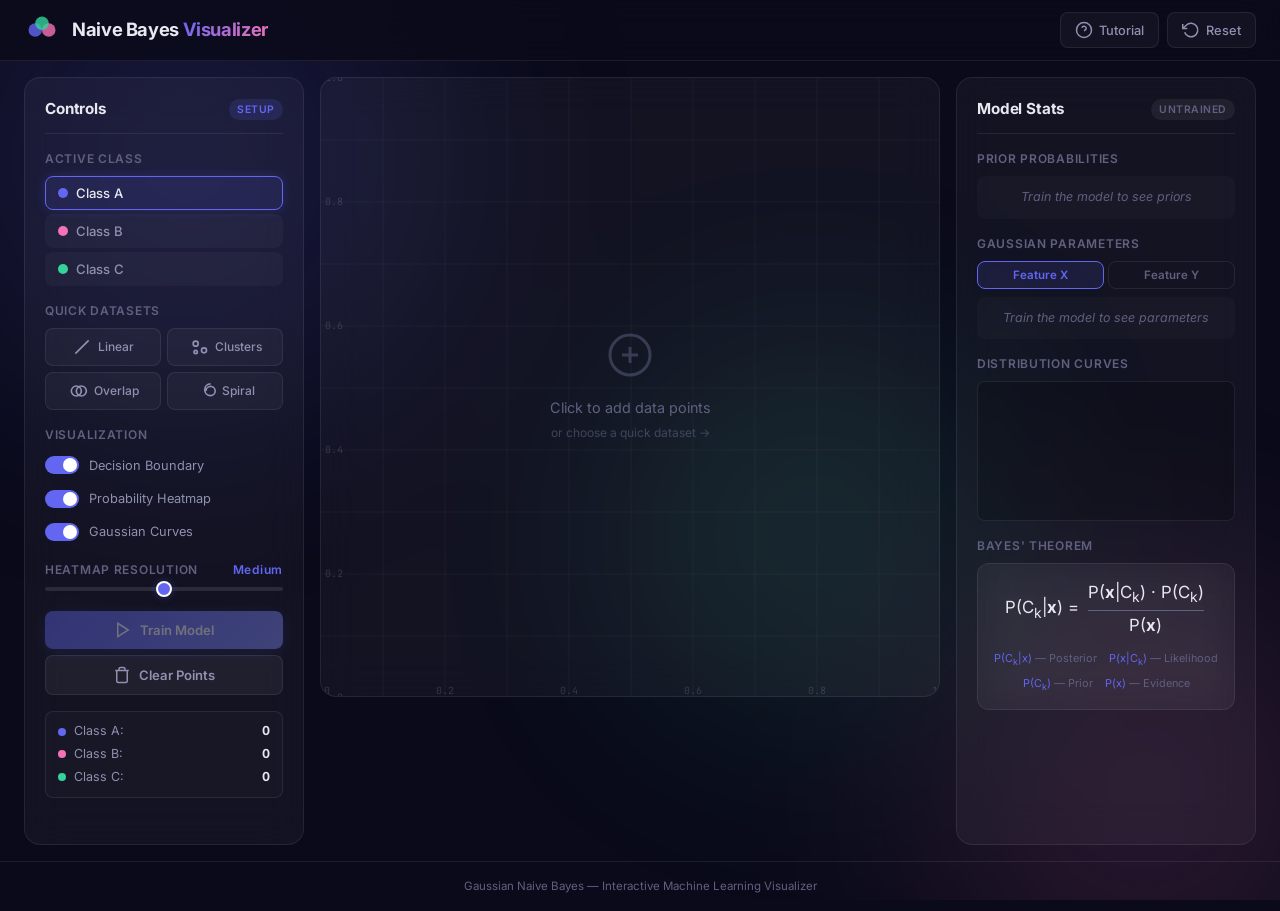
<file: index.html>
<!DOCTYPE html>
<html lang="en">
<head>
    <meta charset="UTF-8">
    <meta name="viewport" content="width=device-width, initial-scale=1.0">
    <meta name="description" content="Interactive Naive Bayes Classifier Visualizer — explore Gaussian Naive Bayes with real-time decision boundaries, probability distributions, and step-by-step classification.">
    <title>Naive Bayes Visualizer — Interactive ML Explorer</title>
    <link rel="preconnect" href="https://fonts.googleapis.com">
    <link rel="preconnect" href="https://fonts.gstatic.com" crossorigin>
    <link href="https://fonts.googleapis.com/css2?family=Inter:wght@300;400;500;600;700;800;900&family=JetBrains+Mono:wght@400;500;600&display=swap" rel="stylesheet">
    <link rel="stylesheet" href="style.css">
</head>
<body>
    <!-- Ambient Background -->
    <div class="ambient-bg">
        <div class="ambient-orb orb-1"></div>
        <div class="ambient-orb orb-2"></div>
        <div class="ambient-orb orb-3"></div>
    </div>

    <!-- Header -->
    <header id="main-header">
        <div class="header-content">
            <div class="logo">
                <div class="logo-icon">
                    <svg viewBox="0 0 32 32" fill="none">
                        <circle cx="10" cy="16" r="6" fill="url(#grad1)" opacity="0.8"/>
                        <circle cx="22" cy="16" r="6" fill="url(#grad2)" opacity="0.8"/>
                        <circle cx="16" cy="10" r="6" fill="url(#grad3)" opacity="0.8"/>
                        <defs>
                            <linearGradient id="grad1" x1="4" y1="10" x2="16" y2="22">
                                <stop stop-color="#6366f1"/>
                                <stop offset="1" stop-color="#8b5cf6"/>
                            </linearGradient>
                            <linearGradient id="grad2" x1="16" y1="10" x2="28" y2="22">
                                <stop stop-color="#f472b6"/>
                                <stop offset="1" stop-color="#ec4899"/>
                            </linearGradient>
                            <linearGradient id="grad3" x1="10" y1="4" x2="22" y2="16">
                                <stop stop-color="#34d399"/>
                                <stop offset="1" stop-color="#10b981"/>
                            </linearGradient>
                        </defs>
                    </svg>
                </div>
                <h1>Naive Bayes <span class="accent">Visualizer</span></h1>
            </div>
            <nav>
                <button id="btn-tutorial" class="nav-btn" title="How it works">
                    <svg width="18" height="18" viewBox="0 0 24 24" fill="none" stroke="currentColor" stroke-width="2"><circle cx="12" cy="12" r="10"/><path d="M9.09 9a3 3 0 0 1 5.83 1c0 2-3 3-3 3"/><line x1="12" y1="17" x2="12.01" y2="17"/></svg>
                    Tutorial
                </button>
                <button id="btn-reset" class="nav-btn danger" title="Reset everything">
                    <svg width="18" height="18" viewBox="0 0 24 24" fill="none" stroke="currentColor" stroke-width="2"><polyline points="1 4 1 10 7 10"/><path d="M3.51 15a9 9 0 1 0 2.13-9.36L1 10"/></svg>
                    Reset
                </button>
            </nav>
        </div>
    </header>

    <!-- Tutorial Modal -->
    <div id="tutorial-modal" class="modal-overlay hidden">
        <div class="modal">
            <button id="close-tutorial" class="modal-close">&times;</button>
            <div class="modal-body">
                <div id="tutorial-slides" class="tutorial-slides">
                    <!-- Slide 1 -->
                    <div class="tutorial-slide active" data-slide="0">
                        <div class="slide-icon">🎯</div>
                        <h2>Welcome to Naive Bayes Visualizer</h2>
                        <p>Explore how the <strong>Gaussian Naive Bayes</strong> classifier works through interactive visualization. Click on the canvas to add data points, train the model, and watch decision boundaries form in real time.</p>
                    </div>
                    <!-- Slide 2 -->
                    <div class="tutorial-slide" data-slide="1">
                        <div class="slide-icon">🖱️</div>
                        <h2>Adding Data Points</h2>
                        <p>Select a class from the class selector, then <strong>click anywhere on the canvas</strong> to place a data point. Each class is shown in a different color. Add at least 2 points per class to begin training.</p>
                    </div>
                    <!-- Slide 3 -->
                    <div class="tutorial-slide" data-slide="2">
                        <div class="slide-icon">⚙️</div>
                        <h2>Training the Model</h2>
                        <p>Click <strong>"Train Model"</strong> to compute class priors and Gaussian distributions for each feature. The decision boundary and probability heatmap will be rendered on the canvas.</p>
                    </div>
                    <!-- Slide 4 -->
                    <div class="tutorial-slide" data-slide="3">
                        <div class="slide-icon">📊</div>
                        <h2>Understanding the Output</h2>
                        <p>The <strong>decision boundary</strong> shows where the classifier changes its prediction. The <strong>probability panel</strong> shows posterior probabilities as you hover over the canvas. The <strong>stats panel</strong> shows learned parameters.</p>
                    </div>
                </div>
                <div class="tutorial-nav">
                    <button id="tut-prev" class="tut-btn" disabled>← Previous</button>
                    <div class="tutorial-dots">
                        <span class="dot active" data-dot="0"></span>
                        <span class="dot" data-dot="1"></span>
                        <span class="dot" data-dot="2"></span>
                        <span class="dot" data-dot="3"></span>
                    </div>
                    <button id="tut-next" class="tut-btn">Next →</button>
                </div>
            </div>
        </div>
    </div>

    <!-- Main Content -->
    <main id="app-main">
        <!-- Left Panel: Controls -->
        <aside id="controls-panel" class="panel glass">
            <div class="panel-header">
                <h2>Controls</h2>
                <span class="badge">Setup</span>
            </div>

            <!-- Class Selector -->
            <section class="control-section">
                <label class="control-label">Active Class</label>
                <div id="class-selector" class="class-selector">
                    <button class="class-btn active" data-class="0" style="--class-color: #6366f1;">
                        <span class="class-dot"></span>
                        Class A
                    </button>
                    <button class="class-btn" data-class="1" style="--class-color: #f472b6;">
                        <span class="class-dot"></span>
                        Class B
                    </button>
                    <button class="class-btn" data-class="2" style="--class-color: #34d399;">
                        <span class="class-dot"></span>
                        Class C
                    </button>
                </div>
            </section>

            <!-- Dataset Options -->
            <section class="control-section">
                <label class="control-label">Quick Datasets</label>
                <div class="dataset-btns">
                    <button id="ds-linear" class="ds-btn">
                        <svg width="20" height="20" viewBox="0 0 24 24" fill="none" stroke="currentColor" stroke-width="2"><line x1="4" y1="20" x2="20" y2="4"/></svg>
                        Linear
                    </button>
                    <button id="ds-clusters" class="ds-btn">
                        <svg width="20" height="20" viewBox="0 0 24 24" fill="none" stroke="currentColor" stroke-width="2"><circle cx="8" cy="8" r="3"/><circle cx="18" cy="16" r="3"/><circle cx="8" cy="18" r="2"/></svg>
                        Clusters
                    </button>
                    <button id="ds-overlap" class="ds-btn">
                        <svg width="20" height="20" viewBox="0 0 24 24" fill="none" stroke="currentColor" stroke-width="2"><circle cx="10" cy="12" r="6"/><circle cx="16" cy="12" r="6"/></svg>
                        Overlap
                    </button>
                    <button id="ds-spiral" class="ds-btn">
                        <svg width="20" height="20" viewBox="0 0 24 24" fill="none" stroke="currentColor" stroke-width="2"><path d="M12 12c0-3 2.5-5.5 5.5-5.5S23 9 23 12s-2.5 5.5-5.5 5.5c-4 0-7-3-7-7s3-7 7-7"/></svg>
                        Spiral
                    </button>
                </div>
            </section>

            <!-- Visualization Options -->
            <section class="control-section">
                <label class="control-label">Visualization</label>
                <div class="toggle-group">
                    <label class="toggle" id="toggle-boundary">
                        <input type="checkbox" checked>
                        <span class="toggle-slider"></span>
                        <span class="toggle-text">Decision Boundary</span>
                    </label>
                    <label class="toggle" id="toggle-heatmap">
                        <input type="checkbox" checked>
                        <span class="toggle-slider"></span>
                        <span class="toggle-text">Probability Heatmap</span>
                    </label>
                    <label class="toggle" id="toggle-gaussian">
                        <input type="checkbox" checked>
                        <span class="toggle-slider"></span>
                        <span class="toggle-text">Gaussian Curves</span>
                    </label>
                </div>
            </section>

            <!-- Resolution -->
            <section class="control-section">
                <label class="control-label">
                    Heatmap Resolution
                    <span id="resolution-value" class="control-value">Medium</span>
                </label>
                <input type="range" id="resolution-slider" class="styled-range" min="1" max="3" value="2" step="1">
            </section>

            <!-- Action Buttons -->
            <div class="action-buttons">
                <button id="btn-train" class="action-btn primary" disabled>
                    <svg width="18" height="18" viewBox="0 0 24 24" fill="none" stroke="currentColor" stroke-width="2"><polygon points="5 3 19 12 5 21 5 3"/></svg>
                    Train Model
                </button>
                <button id="btn-clear-points" class="action-btn secondary">
                    <svg width="18" height="18" viewBox="0 0 24 24" fill="none" stroke="currentColor" stroke-width="2"><polyline points="3 6 5 6 21 6"/><path d="M19 6v14a2 2 0 0 1-2 2H7a2 2 0 0 1-2-2V6m3 0V4a2 2 0 0 1 2-2h4a2 2 0 0 1 2 2v2"/></svg>
                    Clear Points
                </button>
            </div>

            <!-- Point Counter -->
            <div class="point-counter">
                <div class="counter-item" style="--class-color: #6366f1;">
                    <span class="counter-dot"></span>
                    <span>Class A:</span>
                    <strong id="count-a">0</strong>
                </div>
                <div class="counter-item" style="--class-color: #f472b6;">
                    <span class="counter-dot"></span>
                    <span>Class B:</span>
                    <strong id="count-b">0</strong>
                </div>
                <div class="counter-item" style="--class-color: #34d399;">
                    <span class="counter-dot"></span>
                    <span>Class C:</span>
                    <strong id="count-c">0</strong>
                </div>
            </div>
        </aside>

        <!-- Center: Canvas -->
        <div id="canvas-container" class="canvas-container">
            <div class="canvas-wrapper glass">
                <canvas id="main-canvas"></canvas>
                <div id="canvas-tooltip" class="canvas-tooltip hidden">
                    <div class="tooltip-content"></div>
                </div>
                <div id="canvas-placeholder" class="canvas-placeholder">
                    <div class="placeholder-content">
                        <svg width="48" height="48" viewBox="0 0 24 24" fill="none" stroke="currentColor" stroke-width="1.5" opacity="0.5">
                            <circle cx="12" cy="12" r="10"/>
                            <line x1="12" y1="8" x2="12" y2="16"/>
                            <line x1="8" y1="12" x2="16" y2="12"/>
                        </svg>
                        <p>Click to add data points</p>
                        <span>or choose a quick dataset →</span>
                    </div>
                </div>
            </div>
            <!-- Hover Probability Bar -->
            <div id="hover-probs" class="hover-probs glass hidden">
                <div class="hover-probs-title">Posterior Probabilities</div>
                <div class="prob-bars">
                    <div class="prob-bar-row">
                        <span class="prob-label" style="--class-color: #6366f1;">A</span>
                        <div class="prob-bar-track">
                            <div id="prob-bar-a" class="prob-bar-fill" style="--class-color: #6366f1;"></div>
                        </div>
                        <span id="prob-val-a" class="prob-value">0%</span>
                    </div>
                    <div class="prob-bar-row">
                        <span class="prob-label" style="--class-color: #f472b6;">B</span>
                        <div class="prob-bar-track">
                            <div id="prob-bar-b" class="prob-bar-fill" style="--class-color: #f472b6;"></div>
                        </div>
                        <span id="prob-val-b" class="prob-value">0%</span>
                    </div>
                    <div class="prob-bar-row">
                        <span class="prob-label" style="--class-color: #34d399;">C</span>
                        <div class="prob-bar-track">
                            <div id="prob-bar-c" class="prob-bar-fill" style="--class-color: #34d399;"></div>
                        </div>
                        <span id="prob-val-c" class="prob-value">0%</span>
                    </div>
                </div>
                <div id="hover-prediction" class="hover-prediction">
                    Prediction: <strong>—</strong>
                </div>
            </div>
        </div>

        <!-- Right Panel: Stats -->
        <aside id="stats-panel" class="panel glass">
            <div class="panel-header">
                <h2>Model Stats</h2>
                <span id="model-status" class="badge untrained">Untrained</span>
            </div>

            <!-- Prior Probabilities -->
            <section class="stats-section">
                <h3 class="stats-title">Prior Probabilities</h3>
                <div id="priors-container" class="priors-container">
                    <div class="empty-state">Train the model to see priors</div>
                </div>
            </section>

            <!-- Gaussian Parameters -->
            <section class="stats-section">
                <h3 class="stats-title">Gaussian Parameters</h3>
                <div class="feature-tabs">
                    <button class="feat-tab active" data-feature="x">Feature X</button>
                    <button class="feat-tab" data-feature="y">Feature Y</button>
                </div>
                <div id="gaussian-params" class="gaussian-params">
                    <div class="empty-state">Train the model to see parameters</div>
                </div>
            </section>

            <!-- Gaussian Curves -->
            <section class="stats-section">
                <h3 class="stats-title">Distribution Curves</h3>
                <div class="curve-canvas-wrapper">
                    <canvas id="curve-canvas"></canvas>
                </div>
            </section>

            <!-- Formula -->
            <section class="stats-section">
                <h3 class="stats-title">Bayes' Theorem</h3>
                <div class="formula-card glass">
                    <div class="formula">
                        P(C<sub>k</sub>|<b>x</b>) = <span class="frac"><span class="num">P(<b>x</b>|C<sub>k</sub>) · P(C<sub>k</sub>)</span><span class="den">P(<b>x</b>)</span></span>
                    </div>
                    <div class="formula-legend">
                        <span><em>P(C<sub>k</sub>|x)</em> — Posterior</span>
                        <span><em>P(x|C<sub>k</sub>)</em> — Likelihood</span>
                        <span><em>P(C<sub>k</sub>)</em> — Prior</span>
                        <span><em>P(x)</em> — Evidence</span>
                    </div>
                </div>
            </section>

            <!-- Accuracy (after training) -->
            <section class="stats-section" id="accuracy-section" style="display:none;">
                <h3 class="stats-title">Training Accuracy</h3>
                <div id="accuracy-display" class="accuracy-display">
                    <div class="accuracy-ring">
                        <svg viewBox="0 0 120 120">
                            <circle class="ring-bg" cx="60" cy="60" r="52"/>
                            <circle id="accuracy-ring-fill" class="ring-fill" cx="60" cy="60" r="52"/>
                        </svg>
                        <span id="accuracy-value" class="accuracy-value">0%</span>
                    </div>
                </div>
            </section>
        </aside>
    </main>

    <!-- Footer -->
    <footer id="main-footer">
        <p>Gaussian Naive Bayes — Interactive Machine Learning Visualizer</p>
    </footer>

    <script src="naive-bayes.js"></script>
    <script src="app.js"></script>
</body>
</html>
</file>
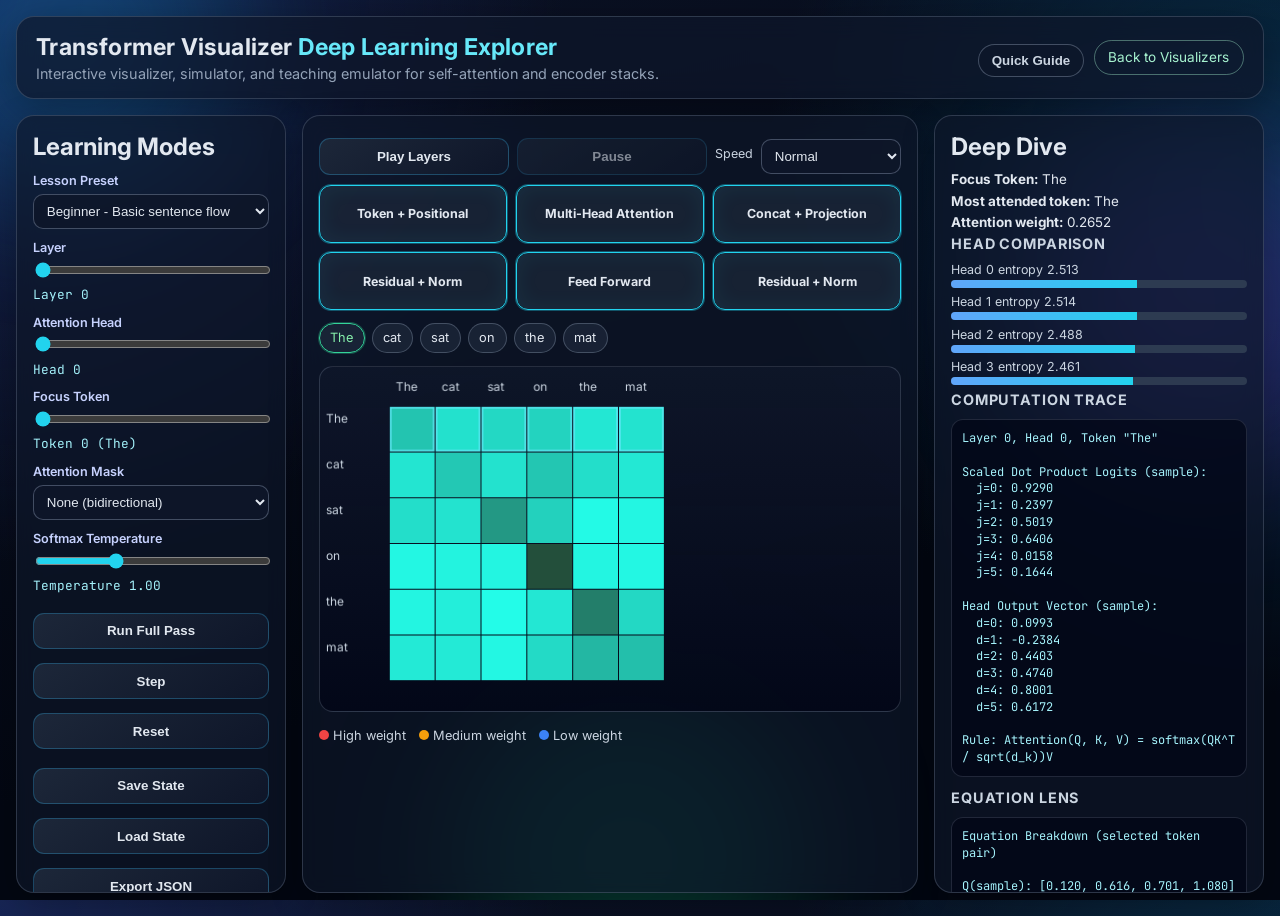
<file: transformer-visualizer/index.html>
<!DOCTYPE html>
<html lang="en">
<head>
    <meta charset="UTF-8">
    <meta name="viewport" content="width=device-width, initial-scale=1.0">
    <meta name="description" content="Transformer Visualizer and Simulator for beginner and advanced students.">
    <title>Transformer Visualizer and Simulator</title>
    <link rel="preconnect" href="https://fonts.googleapis.com">
    <link rel="preconnect" href="https://fonts.gstatic.com" crossorigin>
    <link href="https://fonts.googleapis.com/css2?family=Inter:wght@400;500;600;700;800&family=JetBrains+Mono:wght@400;500&display=swap" rel="stylesheet">
    <link rel="stylesheet" href="styles.css">
</head>
<body>
    <div class="ambient-bg" aria-hidden="true">
        <div class="ambient-orb orb-1"></div>
        <div class="ambient-orb orb-2"></div>
        <div class="ambient-orb orb-3"></div>
    </div>
    <header class="top-bar">
        <div>
            <h1>Transformer Visualizer <span>Deep Learning Explorer</span></h1>
            <p>Interactive visualizer, simulator, and teaching emulator for self-attention and encoder stacks.</p>
        </div>
        <div class="header-actions">
            <button id="open-guide-btn" class="ghost-btn">Quick Guide</button>
            <a class="back-link" href="../index.html">Back to Visualizers</a>
        </div>
    </header>

    <main class="layout">
        <aside class="panel controls">
            <h2>Learning Modes</h2>
            <label for="lesson-select">Lesson Preset</label>
            <select id="lesson-select"></select>

            <label for="layer-range">Layer</label>
            <input id="layer-range" type="range" min="0" max="5" value="0">
            <div id="layer-label" class="mono">Layer 0</div>

            <label for="head-range">Attention Head</label>
            <input id="head-range" type="range" min="0" max="3" value="0">
            <div id="head-label" class="mono">Head 0</div>

            <label for="token-range">Focus Token</label>
            <input id="token-range" type="range" min="0" max="0" value="0">
            <div id="token-label" class="mono">Token 0</div>

            <label for="mask-select">Attention Mask</label>
            <select id="mask-select">
                <option value="none">None (bidirectional)</option>
                <option value="causal">Causal (autoregressive)</option>
            </select>

            <label for="temperature-range">Softmax Temperature</label>
            <input id="temperature-range" type="range" min="0.5" max="2" step="0.05" value="1">
            <div id="temperature-label" class="mono">Temperature 1.00</div>

            <div class="button-row">
                <button id="run-btn">Run Full Pass</button>
                <button id="step-btn">Step</button>
                <button id="reset-btn">Reset</button>
            </div>
            <div class="button-row">
                <button id="save-state-btn">Save State</button>
                <button id="load-state-btn">Load State</button>
                <button id="export-json-btn">Export JSON</button>
            </div>

            <h3>Visualization Mode</h3>
            <select id="view-select">
                <option value="matrix">Attention Matrix</option>
                <option value="focus">Focus Distribution</option>
            </select>

            <h3>Shortcuts</h3>
            <ul class="shortcut-list">
                <li><code>R</code> run full pass</li>
                <li><code>S</code> step one layer</li>
                <li><code>[</code> / <code>]</code> layer down/up</li>
                <li><code>H</code> toggle hints</li>
            </ul>

            <h3>What to Observe</h3>
            <ul id="teaching-notes" aria-live="polite"></ul>
        </aside>

        <section class="panel stage">
            <div class="stage-toolbar">
                <button id="play-btn">Play Layers</button>
                <button id="pause-btn">Pause</button>
                <label for="playback-speed-select">Speed</label>
                <select id="playback-speed-select">
                    <option value="1300">Slow</option>
                    <option value="850" selected>Normal</option>
                    <option value="450">Fast</option>
                </select>
            </div>
            <div class="module-grid" id="module-grid"></div>
            <div class="token-row" id="token-row"></div>
            <canvas id="attention-canvas" width="640" height="380" aria-label="Transformer attention visualization canvas"></canvas>
            <div class="legend">
                <span><i class="dot hot"></i>High weight</span>
                <span><i class="dot mid"></i>Medium weight</span>
                <span><i class="dot low"></i>Low weight</span>
            </div>
        </section>

        <aside class="panel analytics">
            <h2>Deep Dive</h2>
            <div id="focus-summary"></div>
            <h3>Head Comparison</h3>
            <div id="head-compare"></div>
            <h3>Computation Trace</h3>
            <pre id="trace-box" class="mono"></pre>
            <h3>Equation Lens</h3>
            <pre id="equation-box" class="mono"></pre>
            <h3>Per-Head Statistics</h3>
            <div id="head-stats"></div>
            <h3>Validation</h3>
            <div id="validation-box"></div>
            <h3>Guided Quiz</h3>
            <div id="quiz-box"></div>
            <div id="quiz-controls" class="button-row">
                <button id="quiz-submit-btn">Submit Answer</button>
                <button id="quiz-next-btn">Next Question</button>
            </div>
            <div id="quiz-feedback"></div>
            <h3>Progress</h3>
            <div id="progress-box"></div>
        </aside>
    </main>

    <div id="guide-modal" class="guide-modal hidden">
        <div class="guide-card">
            <h2>How to Use This Visualizer</h2>
            <ol>
                <li>Pick a lesson and click <strong>Run Full Pass</strong> for full encoder simulation.</li>
                <li>Use layer/head/token sliders to inspect behavior at each step.</li>
                <li>Switch between matrix and focus modes to compare attention patterns.</li>
                <li>Use <strong>Play Layers</strong> for animated walkthrough and hover cells for explanations.</li>
            </ol>
            <button id="close-guide-btn">Start Exploring</button>
        </div>
    </div>

    <div id="tooltip" class="tooltip hidden"></div>

    <script type="module" src="js/app.js"></script>
</body>
</html>
</file>
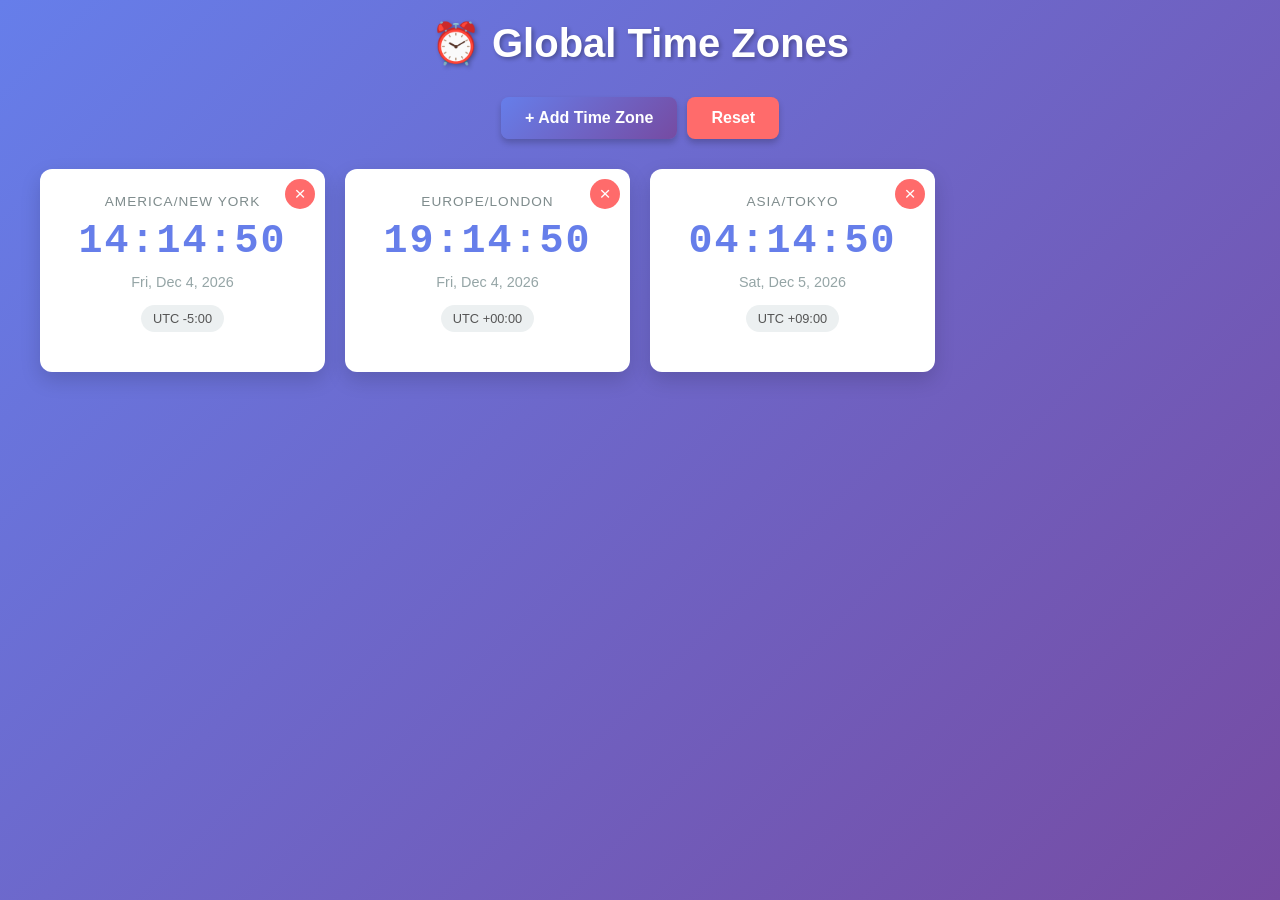
<file: timezone-clock.html>
<!DOCTYPE html>
<html lang="en">
<head>
    <meta charset="UTF-8">
    <meta name="viewport" content="width=device-width, initial-scale=1.0">
    <title>Multi-Timezone Digital Clock</title>
    <link rel="stylesheet" href="timezone-clock.css">
</head>
<body>
    <div class="container">
        <h1>⏰ Global Time Zones</h1>
        
        <div class="controls">
            <button id="add-timezone-btn" class="btn btn-add">+ Add Time Zone</button>
            <button id="reset-btn" class="btn btn-reset">Reset</button>
        </div>

        <div class="timezone-modal" id="timezone-modal">
            <div class="modal-content">
                <h2>Add Time Zone</h2>
                <input type="text" id="timezone-search" placeholder="Search timezone (e.g., New York, London)...">
                <div class="timezone-list" id="timezone-list"></div>
                <button class="btn btn-cancel" id="modal-close">Close</button>
            </div>
        </div>

        <div class="clocks-container" id="clocks-container">
            <!-- Clocks will be added here dynamically -->
        </div>
    </div>

    <script src="timezone-clock.js"></script>
</body>
</html>
</file>
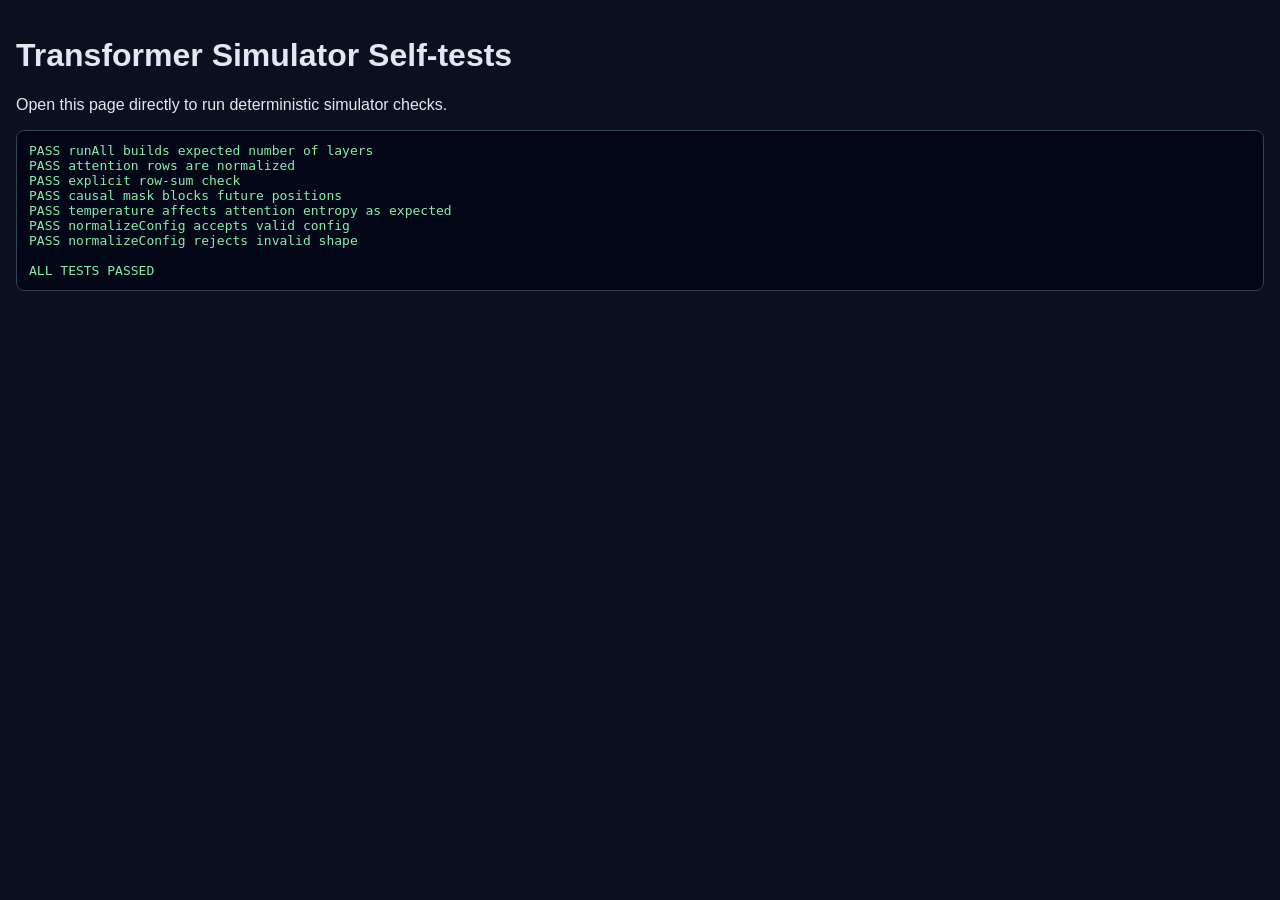
<file: transformer-visualizer/tests.html>
<!DOCTYPE html>
<html lang="en">
<head>
    <meta charset="UTF-8">
    <meta name="viewport" content="width=device-width, initial-scale=1.0">
    <title>Transformer Simulator Tests</title>
    <style>
        body { font-family: Inter, sans-serif; background: #0b1020; color: #e2e8f0; margin: 0; padding: 1rem; }
        pre { background: #020617; border: 1px solid #334155; border-radius: 8px; padding: 0.75rem; white-space: pre-wrap; }
        .ok { color: #86efac; }
        .fail { color: #fda4af; }
    </style>
</head>
<body>
    <h1>Transformer Simulator Self-tests</h1>
    <p>Open this page directly to run deterministic simulator checks.</p>
    <pre id="results">Running tests...</pre>
    <script type="module" src="tests/run-simulator-tests.js"></script>
</body>
</html>
</file>
<file: style.css>
/* ===== CSS Variables & Reset ===== */
:root {
    --bg-primary: #0a0a1a;
    --bg-secondary: #12122a;
    --bg-card: rgba(20, 20, 50, 0.6);
    --glass-border: rgba(255, 255, 255, 0.08);
    --glass-bg: rgba(255, 255, 255, 0.04);
    --text-primary: #e8e8f0;
    --text-secondary: #9090b0;
    --text-muted: #606080;
    --accent-indigo: #6366f1;
    --accent-pink: #f472b6;
    --accent-green: #34d399;
    --accent-indigo-glow: rgba(99, 102, 241, 0.3);
    --accent-pink-glow: rgba(244, 114, 182, 0.3);
    --accent-green-glow: rgba(52, 211, 153, 0.3);
    --danger: #ef4444;
    --radius-sm: 8px;
    --radius-md: 12px;
    --radius-lg: 16px;
    --radius-xl: 20px;
    --shadow-glow: 0 0 30px rgba(99, 102, 241, 0.15);
    --transition: 0.25s cubic-bezier(0.4, 0, 0.2, 1);
}

*, *::before, *::after { margin: 0; padding: 0; box-sizing: border-box; }

body {
    font-family: 'Inter', -apple-system, BlinkMacSystemFont, sans-serif;
    background: var(--bg-primary);
    color: var(--text-primary);
    min-height: 100vh;
    overflow-x: hidden;
    line-height: 1.5;
}

/* ===== Ambient Background ===== */
.ambient-bg {
    position: fixed; inset: 0; z-index: 0; pointer-events: none; overflow: hidden;
}
.ambient-orb {
    position: absolute; border-radius: 50%; filter: blur(120px); opacity: 0.15;
    animation: orbFloat 20s ease-in-out infinite;
}
.orb-1 { width: 500px; height: 500px; background: var(--accent-indigo); top: -10%; left: -5%; animation-delay: 0s; }
.orb-2 { width: 400px; height: 400px; background: var(--accent-pink); bottom: -10%; right: -5%; animation-delay: -7s; }
.orb-3 { width: 350px; height: 350px; background: var(--accent-green); top: 40%; left: 50%; animation-delay: -14s; }

@keyframes orbFloat {
    0%, 100% { transform: translate(0, 0) scale(1); }
    33% { transform: translate(30px, -30px) scale(1.05); }
    66% { transform: translate(-20px, 20px) scale(0.95); }
}

/* ===== Glass Effect ===== */
.glass {
    background: var(--glass-bg);
    backdrop-filter: blur(20px);
    -webkit-backdrop-filter: blur(20px);
    border: 1px solid var(--glass-border);
}

/* ===== Header ===== */
#main-header {
    position: sticky; top: 0; z-index: 100;
    background: rgba(10, 10, 26, 0.8);
    backdrop-filter: blur(20px);
    border-bottom: 1px solid var(--glass-border);
    padding: 0 24px;
}
.header-content {
    max-width: 1600px; margin: 0 auto;
    display: flex; align-items: center; justify-content: space-between;
    height: 60px;
}
.logo { display: flex; align-items: center; gap: 12px; }
.logo-icon { width: 36px; height: 36px; }
.logo h1 { font-size: 1.15rem; font-weight: 700; letter-spacing: -0.02em; }
.logo .accent {
    background: linear-gradient(135deg, var(--accent-indigo), var(--accent-pink));
    -webkit-background-clip: text; -webkit-text-fill-color: transparent;
    background-clip: text;
}
nav { display: flex; gap: 8px; }
.nav-btn {
    display: flex; align-items: center; gap: 6px;
    padding: 8px 14px; border-radius: var(--radius-sm);
    border: 1px solid var(--glass-border); background: var(--glass-bg);
    color: var(--text-secondary); font-size: 0.8rem; font-weight: 500;
    cursor: pointer; transition: var(--transition);
    font-family: inherit;
}
.nav-btn:hover { background: rgba(255,255,255,0.08); color: var(--text-primary); }
.nav-btn.danger:hover { border-color: var(--danger); color: var(--danger); }

/* ===== Main Layout ===== */
#app-main {
    position: relative; z-index: 1;
    display: grid;
    grid-template-columns: 280px 1fr 300px;
    gap: 16px;
    max-width: 1600px; margin: 0 auto;
    padding: 16px 24px;
    min-height: calc(100vh - 100px);
}

/* ===== Panels ===== */
.panel {
    border-radius: var(--radius-lg);
    padding: 20px;
    display: flex; flex-direction: column; gap: 16px;
    overflow-y: auto; max-height: calc(100vh - 100px);
    position: sticky; top: 76px;
    scrollbar-width: thin;
    scrollbar-color: rgba(255,255,255,0.1) transparent;
}
.panel::-webkit-scrollbar { width: 4px; }
.panel::-webkit-scrollbar-thumb { background: rgba(255,255,255,0.1); border-radius: 2px; }

.panel-header {
    display: flex; align-items: center; justify-content: space-between;
    padding-bottom: 12px; border-bottom: 1px solid var(--glass-border);
}
.panel-header h2 { font-size: 0.95rem; font-weight: 700; letter-spacing: -0.01em; }

.badge {
    font-size: 0.65rem; font-weight: 600; text-transform: uppercase;
    padding: 3px 8px; border-radius: 20px; letter-spacing: 0.05em;
    background: rgba(99, 102, 241, 0.15); color: var(--accent-indigo);
}
.badge.untrained { background: rgba(255,255,255,0.06); color: var(--text-muted); }
.badge.trained { background: rgba(52, 211, 153, 0.15); color: var(--accent-green); }

/* ===== Control Sections ===== */
.control-section { display: flex; flex-direction: column; gap: 8px; }
.control-label {
    font-size: 0.75rem; font-weight: 600; text-transform: uppercase;
    letter-spacing: 0.06em; color: var(--text-muted);
    display: flex; justify-content: space-between; align-items: center;
}
.control-value { color: var(--accent-indigo); text-transform: none; }

/* Class Selector */
.class-selector { display: flex; flex-direction: column; gap: 4px; }
.class-btn {
    display: flex; align-items: center; gap: 8px;
    padding: 8px 12px; border-radius: var(--radius-sm);
    border: 1px solid transparent; background: rgba(255,255,255,0.03);
    color: var(--text-secondary); font-size: 0.82rem; font-weight: 500;
    cursor: pointer; transition: var(--transition); font-family: inherit;
}
.class-btn:hover { background: rgba(255,255,255,0.06); }
.class-btn.active {
    border-color: var(--class-color);
    background: color-mix(in srgb, var(--class-color) 12%, transparent);
    color: var(--text-primary);
    box-shadow: 0 0 12px color-mix(in srgb, var(--class-color) 20%, transparent);
}
.class-dot {
    width: 10px; height: 10px; border-radius: 50%;
    background: var(--class-color);
}
.counter-dot {
    width: 8px; height: 8px; border-radius: 50%;
    background: var(--class-color);
}

/* Dataset Buttons */
.dataset-btns { display: grid; grid-template-columns: 1fr 1fr; gap: 6px; }
.ds-btn {
    display: flex; align-items: center; justify-content: center; gap: 6px;
    padding: 8px; border-radius: var(--radius-sm);
    border: 1px solid var(--glass-border); background: var(--glass-bg);
    color: var(--text-secondary); font-size: 0.75rem; font-weight: 500;
    cursor: pointer; transition: var(--transition); font-family: inherit;
}
.ds-btn:hover {
    background: rgba(99, 102, 241, 0.1); border-color: var(--accent-indigo);
    color: var(--text-primary);
}

/* Toggles */
.toggle-group { display: flex; flex-direction: column; gap: 6px; }
.toggle {
    display: flex; align-items: center; gap: 10px;
    cursor: pointer; font-size: 0.8rem; color: var(--text-secondary);
    padding: 4px 0;
}
.toggle input { display: none; }
.toggle-slider {
    width: 34px; height: 18px; border-radius: 10px;
    background: rgba(255,255,255,0.1); position: relative;
    transition: var(--transition); flex-shrink: 0;
}
.toggle-slider::after {
    content: ''; position: absolute; top: 2px; left: 2px;
    width: 14px; height: 14px; border-radius: 50%;
    background: var(--text-muted); transition: var(--transition);
}
.toggle input:checked + .toggle-slider {
    background: var(--accent-indigo);
}
.toggle input:checked + .toggle-slider::after {
    transform: translateX(16px); background: white;
}

/* Range Slider */
.styled-range {
    -webkit-appearance: none; appearance: none;
    width: 100%; height: 4px; border-radius: 2px;
    background: rgba(255,255,255,0.1); outline: none;
    cursor: pointer;
}
.styled-range::-webkit-slider-thumb {
    -webkit-appearance: none; appearance: none;
    width: 16px; height: 16px; border-radius: 50%;
    background: var(--accent-indigo); border: 2px solid white;
    cursor: pointer; box-shadow: 0 0 8px var(--accent-indigo-glow);
}

/* Action Buttons */
.action-buttons { display: flex; flex-direction: column; gap: 6px; margin-top: 4px; }
.action-btn {
    display: flex; align-items: center; justify-content: center; gap: 8px;
    padding: 10px 16px; border-radius: var(--radius-sm);
    font-size: 0.82rem; font-weight: 600; cursor: pointer;
    transition: var(--transition); border: none; font-family: inherit;
}
.action-btn.primary {
    background: linear-gradient(135deg, var(--accent-indigo), #818cf8);
    color: white;
    box-shadow: 0 4px 15px var(--accent-indigo-glow);
}
.action-btn.primary:hover:not(:disabled) { transform: translateY(-1px); box-shadow: 0 6px 20px var(--accent-indigo-glow); }
.action-btn.primary:disabled { opacity: 0.4; cursor: not-allowed; }
.action-btn.secondary {
    background: rgba(255,255,255,0.05); color: var(--text-secondary);
    border: 1px solid var(--glass-border);
}
.action-btn.secondary:hover { background: rgba(255,255,255,0.08); color: var(--text-primary); }

/* Point Counter */
.point-counter {
    display: flex; flex-direction: column; gap: 4px;
    padding: 10px 12px; border-radius: var(--radius-sm);
    background: rgba(255,255,255,0.02); border: 1px solid var(--glass-border);
}
.counter-item {
    display: flex; align-items: center; gap: 8px;
    font-size: 0.78rem; color: var(--text-secondary);
}
.counter-item strong { margin-left: auto; color: var(--text-primary); font-variant-numeric: tabular-nums; }

/* ===== Canvas ===== */
.canvas-container { display: flex; flex-direction: column; gap: 12px; min-width: 0; }
.canvas-wrapper {
    position: relative; border-radius: var(--radius-lg); overflow: hidden;
    aspect-ratio: 1 / 1; max-height: calc(100vh - 180px);
}
#main-canvas { width: 100%; height: 100%; cursor: crosshair; display: block; }
.canvas-placeholder {
    position: absolute; inset: 0;
    display: flex; align-items: center; justify-content: center;
    pointer-events: none;
}
.placeholder-content { text-align: center; color: var(--text-muted); }
.placeholder-content p { font-size: 0.9rem; margin-top: 12px; }
.placeholder-content span { font-size: 0.75rem; opacity: 0.6; }
.canvas-placeholder.hidden { display: none; }

/* Canvas Tooltip */
.canvas-tooltip {
    position: absolute; pointer-events: none;
    padding: 6px 10px; border-radius: var(--radius-sm);
    background: rgba(10,10,26,0.9); border: 1px solid var(--glass-border);
    font-size: 0.72rem; color: var(--text-primary);
    font-family: 'JetBrains Mono', monospace;
    white-space: nowrap; z-index: 10;
}
.canvas-tooltip.hidden { display: none; }

/* Hover Probability Bars */
.hover-probs {
    border-radius: var(--radius-md); padding: 14px 16px;
}
.hover-probs.hidden { display: none; }
.hover-probs-title { font-size: 0.7rem; font-weight: 600; text-transform: uppercase; letter-spacing: 0.06em; color: var(--text-muted); margin-bottom: 10px; }
.prob-bars { display: flex; flex-direction: column; gap: 8px; }
.prob-bar-row { display: flex; align-items: center; gap: 8px; }
.prob-label { font-size: 0.75rem; font-weight: 700; color: var(--class-color); width: 14px; text-align: center; }
.prob-bar-track { flex: 1; height: 8px; border-radius: 4px; background: rgba(255,255,255,0.06); overflow: hidden; }
.prob-bar-fill { height: 100%; border-radius: 4px; background: var(--class-color); transition: width 0.15s ease; width: 0%; }
.prob-value { font-size: 0.72rem; font-family: 'JetBrains Mono', monospace; color: var(--text-secondary); width: 38px; text-align: right; }
.hover-prediction { margin-top: 8px; font-size: 0.78rem; color: var(--text-secondary); text-align: center; padding-top: 8px; border-top: 1px solid var(--glass-border); }
.hover-prediction strong { color: var(--text-primary); }

/* ===== Stats Panel ===== */
.stats-section { display: flex; flex-direction: column; gap: 8px; }
.stats-title { font-size: 0.75rem; font-weight: 600; text-transform: uppercase; letter-spacing: 0.06em; color: var(--text-muted); }
.empty-state { font-size: 0.78rem; color: var(--text-muted); font-style: italic; padding: 12px; text-align: center; background: rgba(255,255,255,0.02); border-radius: var(--radius-sm); }

/* Priors */
.priors-container { display: flex; flex-direction: column; gap: 6px; }
.prior-row {
    display: flex; align-items: center; gap: 8px;
    padding: 8px 10px; border-radius: var(--radius-sm);
    background: rgba(255,255,255,0.02); border: 1px solid var(--glass-border);
}
.prior-row .prior-dot { width: 8px; height: 8px; border-radius: 50%; }
.prior-row .prior-name { font-size: 0.8rem; color: var(--text-secondary); }
.prior-row .prior-val { margin-left: auto; font-size: 0.82rem; font-weight: 600; font-family: 'JetBrains Mono', monospace; color: var(--text-primary); }

/* Feature Tabs */
.feature-tabs { display: flex; gap: 4px; }
.feat-tab {
    flex: 1; padding: 6px; border-radius: var(--radius-sm);
    border: 1px solid var(--glass-border); background: transparent;
    color: var(--text-muted); font-size: 0.72rem; font-weight: 600;
    cursor: pointer; transition: var(--transition); font-family: inherit;
}
.feat-tab.active { background: rgba(99,102,241,0.12); border-color: var(--accent-indigo); color: var(--accent-indigo); }

/* Gaussian Params Table */
.gaussian-params { display: flex; flex-direction: column; gap: 4px; }
.param-row {
    display: grid; grid-template-columns: 20px 1fr 1fr; gap: 8px; align-items: center;
    padding: 6px 10px; border-radius: var(--radius-sm);
    background: rgba(255,255,255,0.02); font-size: 0.78rem;
}
.param-row .param-dot { width: 8px; height: 8px; border-radius: 50%; }
.param-row span { font-family: 'JetBrains Mono', monospace; color: var(--text-secondary); }
.param-row .param-label { font-size: 0.65rem; color: var(--text-muted); }

/* Curve Canvas */
.curve-canvas-wrapper {
    border-radius: var(--radius-sm); overflow: hidden;
    background: rgba(0,0,0,0.2); border: 1px solid var(--glass-border);
    height: 140px;
}
#curve-canvas { width: 100%; height: 100%; display: block; }

/* Formula */
.formula-card {
    padding: 16px; border-radius: var(--radius-md); text-align: center;
}
.formula { font-size: 1.05rem; margin-bottom: 12px; color: var(--text-primary); }
.frac { display: inline-flex; flex-direction: column; align-items: center; vertical-align: middle; margin: 0 4px; }
.num { border-bottom: 1px solid var(--text-muted); padding-bottom: 2px; }
.den { padding-top: 2px; }
.formula-legend { display: flex; flex-wrap: wrap; gap: 6px 12px; justify-content: center; }
.formula-legend span { font-size: 0.68rem; color: var(--text-muted); }
.formula-legend em { color: var(--accent-indigo); font-style: normal; }

/* Accuracy */
.accuracy-display { display: flex; justify-content: center; padding: 10px; }
.accuracy-ring { position: relative; width: 100px; height: 100px; display: flex; align-items: center; justify-content: center; }
.accuracy-ring svg { position: absolute; inset: 0; transform: rotate(-90deg); }
.ring-bg { fill: none; stroke: rgba(255,255,255,0.06); stroke-width: 8; }
.ring-fill {
    fill: none; stroke: var(--accent-green); stroke-width: 8;
    stroke-linecap: round; stroke-dasharray: 326.7; stroke-dashoffset: 326.7;
    transition: stroke-dashoffset 1s ease;
}
.accuracy-value { font-size: 1.3rem; font-weight: 800; font-family: 'JetBrains Mono', monospace; }

/* ===== Modal ===== */
.modal-overlay {
    position: fixed; inset: 0; z-index: 1000;
    background: rgba(0,0,0,0.7); backdrop-filter: blur(8px);
    display: flex; align-items: center; justify-content: center;
    padding: 24px; animation: fadeIn 0.25s ease;
}
.modal-overlay.hidden { display: none; }
.modal {
    background: var(--bg-secondary); border: 1px solid var(--glass-border);
    border-radius: var(--radius-xl); max-width: 520px; width: 100%;
    padding: 32px; position: relative;
    animation: slideUp 0.35s cubic-bezier(0.16, 1, 0.3, 1);
}
.modal-close {
    position: absolute; top: 16px; right: 16px;
    background: none; border: none; color: var(--text-muted);
    font-size: 1.4rem; cursor: pointer; transition: var(--transition);
    width: 32px; height: 32px; display: flex; align-items: center; justify-content: center;
    border-radius: 50%;
}
.modal-close:hover { background: rgba(255,255,255,0.08); color: var(--text-primary); }

.tutorial-slide { display: none; text-align: center; padding: 16px 0; }
.tutorial-slide.active { display: block; animation: fadeIn 0.3s ease; }
.slide-icon { font-size: 2.5rem; margin-bottom: 16px; }
.tutorial-slide h2 { font-size: 1.15rem; font-weight: 700; margin-bottom: 10px; }
.tutorial-slide p { font-size: 0.88rem; color: var(--text-secondary); line-height: 1.7; }

.tutorial-nav { display: flex; align-items: center; justify-content: space-between; margin-top: 20px; }
.tut-btn {
    padding: 8px 16px; border-radius: var(--radius-sm);
    border: 1px solid var(--glass-border); background: var(--glass-bg);
    color: var(--text-secondary); font-size: 0.8rem; cursor: pointer;
    transition: var(--transition); font-family: inherit;
}
.tut-btn:hover:not(:disabled) { background: rgba(255,255,255,0.08); color: var(--text-primary); }
.tut-btn:disabled { opacity: 0.3; cursor: not-allowed; }
.tutorial-dots { display: flex; gap: 6px; }
.dot {
    width: 8px; height: 8px; border-radius: 50%;
    background: rgba(255,255,255,0.15); transition: var(--transition); cursor: pointer;
}
.dot.active { background: var(--accent-indigo); }

@keyframes fadeIn { from { opacity: 0; } to { opacity: 1; } }
@keyframes slideUp { from { opacity: 0; transform: translateY(20px); } to { opacity: 1; transform: translateY(0); } }

/* ===== Footer ===== */
#main-footer {
    position: relative; z-index: 1;
    text-align: center; padding: 16px;
    font-size: 0.72rem; color: var(--text-muted);
    border-top: 1px solid var(--glass-border);
}

/* ===== Responsive ===== */
@media (max-width: 1100px) {
    #app-main { grid-template-columns: 1fr; }
    .panel { position: static; max-height: none; }
    .canvas-wrapper { aspect-ratio: 4/3; }
}
</file>
<file: transformer-visualizer/styles.css>
:root {
    --bg-1: #030712;
    --bg-2: #0b1226;
    --panel: rgba(15, 23, 42, 0.66);
    --panel-border: rgba(148, 163, 184, 0.26);
    --text: #e2e8f0;
    --muted: #94a3b8;
    --accent: #22d3ee;
    --accent-2: #60a5fa;
    --success: #86efac;
    --warning: #fca5a5;
}

* {
    box-sizing: border-box;
}

html,
body {
    height: 100%;
}

body {
    margin: 0;
    font-family: Inter, sans-serif;
    color: var(--text);
    background:
        radial-gradient(circle at 0% 0%, #172554 0%, transparent 36%),
        radial-gradient(circle at 100% 20%, #082f49 0%, transparent 35%),
        linear-gradient(165deg, var(--bg-2) 0%, var(--bg-1) 65%);
}

.ambient-bg {
    position: fixed;
    inset: 0;
    overflow: hidden;
    pointer-events: none;
    z-index: 0;
}

.ambient-orb {
    position: absolute;
    border-radius: 999px;
    filter: blur(70px);
    opacity: 0.25;
}

.orb-1 {
    width: 320px;
    height: 320px;
    background: #0ea5e9;
    top: -120px;
    left: -80px;
}

.orb-2 {
    width: 340px;
    height: 340px;
    background: #7c3aed;
    right: -80px;
    top: 140px;
}

.orb-3 {
    width: 360px;
    height: 360px;
    background: #10b981;
    bottom: -140px;
    left: 35%;
}

.top-bar,
.layout {
    position: relative;
    z-index: 1;
}

.header-actions {
    display: flex;
    align-items: center;
    gap: 0.6rem;
}

.top-bar {
    margin: 16px;
    border-radius: 18px;
    display: flex;
    justify-content: space-between;
    align-items: center;
    padding: 1rem 1.2rem;
    border: 1px solid var(--panel-border);
    background: rgba(15, 23, 42, 0.72);
    box-shadow: 0 10px 40px rgba(0, 0, 0, 0.35);
    backdrop-filter: blur(12px);
}

h1 {
    margin: 0;
    font-size: 1.45rem;
    letter-spacing: 0.2px;
}

h1 span {
    color: #67e8f9;
}

.top-bar p {
    margin: 0.25rem 0 0;
    color: var(--muted);
    font-size: 0.9rem;
}

h2,
h3 {
    margin-top: 0;
    margin-bottom: 0.65rem;
}

h3 {
    font-size: 0.9rem;
    text-transform: uppercase;
    letter-spacing: 0.06em;
    color: #cbd5e1;
}

.back-link {
    color: #a7f3d0;
    text-decoration: none;
    border: 1px solid rgba(167, 243, 208, 0.4);
    border-radius: 999px;
    padding: 0.55rem 0.85rem;
    font-size: 0.85rem;
    transition: all 0.2s ease;
}

.ghost-btn {
    width: auto;
    border: 1px solid rgba(148, 163, 184, 0.4);
    border-radius: 999px;
    background: rgba(15, 23, 42, 0.65);
    color: #cbd5e1;
    padding: 0.5rem 0.8rem;
}

.back-link:hover {
    background: rgba(167, 243, 208, 0.12);
}

.layout {
    display: grid;
    grid-template-columns: 300px minmax(580px, 1fr) 360px;
    gap: 1rem;
    padding: 0 16px 16px;
}

.panel {
    border: 1px solid var(--panel-border);
    border-radius: 18px;
    padding: 1rem;
    background: var(--panel);
    backdrop-filter: blur(10px);
    box-shadow: 0 10px 32px rgba(0, 0, 0, 0.26);
}

.controls,
.analytics {
    max-height: calc(100vh - 122px);
    overflow: auto;
}

.controls label {
    display: block;
    font-size: 0.79rem;
    margin-top: 0.72rem;
    color: #c7d2fe;
    font-weight: 600;
}

select,
input[type="range"],
button {
    width: 100%;
    margin-top: 0.4rem;
}

select,
input[type="range"] {
    accent-color: var(--accent);
}

select {
    border: 1px solid rgba(148, 163, 184, 0.4);
    background: rgba(15, 23, 42, 0.86);
    color: var(--text);
    border-radius: 10px;
    padding: 0.5rem 0.55rem;
}

button {
    border: 1px solid rgba(56, 189, 248, 0.28);
    border-radius: 11px;
    padding: 0.6rem 0.72rem;
    background: linear-gradient(145deg, rgba(30, 41, 59, 0.95), rgba(15, 23, 42, 0.95));
    color: var(--text);
    cursor: pointer;
    font-weight: 600;
    transition: transform 0.16s ease, border-color 0.16s ease, background 0.16s ease;
}

button:hover {
    border-color: rgba(34, 211, 238, 0.7);
    transform: translateY(-1px);
    background: linear-gradient(145deg, rgba(51, 65, 85, 0.95), rgba(30, 41, 59, 0.95));
}

button:disabled {
    opacity: 0.55;
    cursor: not-allowed;
    transform: none;
}

.button-row {
    display: grid;
    gap: 0.48rem;
    margin-top: 0.75rem;
}

.shortcut-list {
    margin: 0.5rem 0 0;
    padding-left: 1rem;
    font-size: 0.82rem;
    color: #cbd5e1;
    line-height: 1.45;
}

.shortcut-list code {
    background: rgba(15, 23, 42, 0.9);
    border: 1px solid rgba(148, 163, 184, 0.45);
    border-radius: 6px;
    padding: 0.1rem 0.32rem;
}

.mono {
    font-family: "JetBrains Mono", monospace;
    color: #a5f3fc;
    font-size: 0.8rem;
    margin-top: 0.28rem;
}

.module-grid {
    display: grid;
    grid-template-columns: repeat(3, minmax(0, 1fr));
    gap: 0.58rem;
}

.stage-toolbar {
    display: grid;
    grid-template-columns: 1fr 1fr auto 140px;
    gap: 0.5rem;
    align-items: center;
    margin-bottom: 0.65rem;
}

.stage-toolbar label {
    font-size: 0.78rem;
    color: #cbd5e1;
    justify-self: end;
}

.module {
    background: rgba(30, 41, 59, 0.72);
    border: 1px solid rgba(148, 163, 184, 0.35);
    border-radius: 12px;
    padding: 0.62rem 0.55rem;
    text-align: center;
    font-size: 0.78rem;
    min-height: 58px;
    display: grid;
    place-items: center;
}

.module.active {
    border-color: var(--accent);
    box-shadow: 0 0 0 1px rgba(34, 211, 238, 0.34), inset 0 0 22px rgba(34, 211, 238, 0.08);
}

.token-row {
    display: flex;
    flex-wrap: wrap;
    gap: 0.45rem;
    margin: 0.8rem 0;
}

.token-chip {
    border: 1px solid rgba(148, 163, 184, 0.35);
    background: rgba(30, 41, 59, 0.75);
    border-radius: 999px;
    padding: 0.4rem 0.65rem;
    font-size: 0.8rem;
    transition: all 0.16s ease;
}

.token-chip:hover {
    border-color: rgba(34, 211, 238, 0.6);
}

.token-chip.focus {
    border-color: #34d399;
    color: #86efac;
    box-shadow: 0 0 0 1px rgba(52, 211, 153, 0.3);
}

#attention-canvas {
    width: 100%;
    border-radius: 14px;
    border: 1px solid rgba(148, 163, 184, 0.24);
    background: linear-gradient(180deg, rgba(15, 23, 42, 0.9), rgba(2, 6, 23, 0.82));
}

.legend {
    margin-top: 0.72rem;
    display: flex;
    flex-wrap: wrap;
    gap: 0.8rem;
    font-size: 0.8rem;
    color: #cbd5e1;
}

.dot {
    width: 10px;
    height: 10px;
    border-radius: 50%;
    display: inline-block;
    margin-right: 4px;
}

.hot { background: #ef4444; }
.mid { background: #f59e0b; }
.low { background: #3b82f6; }

#focus-summary p {
    margin: 0.32rem 0;
    font-size: 0.84rem;
}

#trace-box,
#equation-box {
    background: rgba(2, 6, 23, 0.72);
    border: 1px solid rgba(148, 163, 184, 0.2);
    border-radius: 12px;
    padding: 0.65rem;
    min-height: 120px;
    white-space: pre-wrap;
    font-size: 0.75rem;
    line-height: 1.4;
}

#head-stats > div {
    font-size: 0.82rem;
    padding: 0.22rem 0;
}

.warning {
    color: var(--warning);
    font-size: 0.82rem;
}

.ok {
    color: var(--success);
    font-size: 0.82rem;
}

.metric-bar {
    margin: 0.4rem 0;
}

.metric-label {
    font-size: 0.78rem;
    color: #cbd5e1;
    margin-bottom: 0.18rem;
}

.metric-track {
    height: 8px;
    border-radius: 999px;
    background: rgba(51, 65, 85, 0.85);
    overflow: hidden;
}

.metric-fill {
    height: 100%;
    background: linear-gradient(90deg, var(--accent-2), var(--accent));
}

#quiz-box {
    border: 1px solid rgba(148, 163, 184, 0.2);
    border-radius: 12px;
    padding: 0.65rem;
    background: rgba(2, 6, 23, 0.46);
}

#quiz-box label {
    display: block;
    margin: 0.4rem 0;
    font-size: 0.84rem;
}

#quiz-feedback {
    font-size: 0.83rem;
    margin-top: 0.55rem;
}

#progress-box {
    font-size: 0.83rem;
    color: #cbd5e1;
    border: 1px solid rgba(148, 163, 184, 0.2);
    border-radius: 10px;
    padding: 0.55rem;
    background: rgba(2, 6, 23, 0.36);
}

.tooltip {
    position: fixed;
    max-width: 340px;
    padding: 0.62rem 0.72rem;
    border-radius: 10px;
    border: 1px solid rgba(148, 163, 184, 0.4);
    background: rgba(2, 6, 23, 0.97);
    box-shadow: 0 10px 30px rgba(0, 0, 0, 0.45);
    font-size: 0.8rem;
    pointer-events: none;
    z-index: 50;
}

.guide-modal {
    position: fixed;
    inset: 0;
    background: rgba(2, 6, 23, 0.7);
    display: grid;
    place-items: center;
    z-index: 80;
}

.guide-card {
    width: min(560px, calc(100vw - 24px));
    border-radius: 16px;
    border: 1px solid rgba(148, 163, 184, 0.36);
    background: rgba(15, 23, 42, 0.94);
    padding: 1rem 1.1rem;
    box-shadow: 0 24px 50px rgba(0, 0, 0, 0.45);
}

.guide-card ol {
    margin: 0.6rem 0 1rem;
    padding-left: 1.2rem;
    color: #cbd5e1;
    line-height: 1.55;
}

.hidden {
    display: none;
}

@media (max-width: 1440px) {
    .layout {
        grid-template-columns: 270px minmax(520px, 1fr) 330px;
    }
}

@media (max-width: 1200px) {
    .layout {
        grid-template-columns: 1fr;
    }

    .controls,
    .analytics {
        max-height: none;
    }

    .module-grid {
        grid-template-columns: repeat(3, 1fr);
    }

    .stage-toolbar {
        grid-template-columns: 1fr 1fr;
    }
}
</file>
<file: timezone-clock.css>
* {
    margin: 0;
    padding: 0;
    box-sizing: border-box;
}

body {
    font-family: 'Segoe UI', Tahoma, Geneva, Verdana, sans-serif;
    background: linear-gradient(135deg, #667eea 0%, #764ba2 100%);
    min-height: 100vh;
    padding: 20px;
    color: #333;
}

.container {
    max-width: 1200px;
    margin: 0 auto;
}

h1 {
    text-align: center;
    color: white;
    font-size: 2.5rem;
    margin-bottom: 30px;
    text-shadow: 2px 2px 4px rgba(0, 0, 0, 0.3);
}

.controls {
    display: flex;
    gap: 10px;
    justify-content: center;
    margin-bottom: 30px;
    flex-wrap: wrap;
}

.btn {
    padding: 12px 24px;
    border: none;
    border-radius: 8px;
    font-size: 1rem;
    cursor: pointer;
    transition: all 0.3s ease;
    font-weight: 600;
    box-shadow: 0 4px 6px rgba(0, 0, 0, 0.2);
}

.btn-add {
    background: linear-gradient(135deg, #667eea 0%, #764ba2 100%);
    color: white;
}

.btn-add:hover {
    transform: translateY(-2px);
    box-shadow: 0 6px 12px rgba(0, 0, 0, 0.3);
}

.btn-reset {
    background: #ff6b6b;
    color: white;
}

.btn-reset:hover {
    background: #ff5252;
    transform: translateY(-2px);
}

.btn-cancel {
    background: #95a5a6;
    color: white;
}

.btn-cancel:hover {
    background: #7f8c8d;
}

.timezone-modal {
    display: none;
    position: fixed;
    top: 0;
    left: 0;
    width: 100%;
    height: 100%;
    background: rgba(0, 0, 0, 0.6);
    z-index: 1000;
    align-items: center;
    justify-content: center;
}

.timezone-modal.active {
    display: flex;
}

.modal-content {
    background: white;
    border-radius: 12px;
    padding: 30px;
    max-width: 400px;
    width: 90%;
    box-shadow: 0 10px 40px rgba(0, 0, 0, 0.3);
}

.modal-content h2 {
    margin-bottom: 20px;
    color: #333;
}

#timezone-search {
    width: 100%;
    padding: 10px;
    margin-bottom: 15px;
    border: 2px solid #667eea;
    border-radius: 6px;
    font-size: 1rem;
    transition: border-color 0.3s;
}

#timezone-search:focus {
    outline: none;
    border-color: #764ba2;
}

.timezone-list {
    max-height: 300px;
    overflow-y: auto;
    margin-bottom: 20px;
    border: 1px solid #ecf0f1;
    border-radius: 6px;
}

.timezone-item {
    padding: 10px;
    cursor: pointer;
    transition: background 0.2s;
    border-bottom: 1px solid #ecf0f1;
}

.timezone-item:hover {
    background: #f0f7ff;
}

.timezone-item:last-child {
    border-bottom: none;
}

.clocks-container {
    display: grid;
    grid-template-columns: repeat(auto-fill, minmax(280px, 1fr));
    gap: 20px;
    margin-top: 30px;
}

.clock {
    background: white;
    border-radius: 12px;
    padding: 25px;
    box-shadow: 0 8px 20px rgba(0, 0, 0, 0.15);
    text-align: center;
    transition: transform 0.3s, box-shadow 0.3s;
    position: relative;
}

.clock:hover {
    transform: translateY(-5px);
    box-shadow: 0 12px 30px rgba(0, 0, 0, 0.25);
}

.clock-timezone {
    font-size: 0.85rem;
    color: #7f8c8d;
    text-transform: uppercase;
    letter-spacing: 1px;
    margin-bottom: 10px;
}

.clock-time {
    font-size: 2.5rem;
    font-weight: bold;
    color: #667eea;
    font-family: 'Courier New', monospace;
    letter-spacing: 2px;
    margin-bottom: 10px;
}

.clock-date {
    font-size: 0.9rem;
    color: #95a5a6;
    margin-bottom: 15px;
}

.clock-offset {
    font-size: 0.8rem;
    background: #ecf0f1;
    padding: 6px 12px;
    border-radius: 20px;
    display: inline-block;
    color: #555;
    margin-bottom: 15px;
}

.clock-remove {
    position: absolute;
    top: 10px;
    right: 10px;
    background: #ff6b6b;
    color: white;
    border: none;
    border-radius: 50%;
    width: 30px;
    height: 30px;
    cursor: pointer;
    font-size: 1.2rem;
    display: flex;
    align-items: center;
    justify-content: center;
    transition: background 0.3s, transform 0.3s;
}

.clock-remove:hover {
    background: #ff5252;
    transform: scale(1.1);
}

.empty-state {
    grid-column: 1 / -1;
    text-align: center;
    padding: 60px 20px;
    color: white;
}

.empty-state p {
    font-size: 1.2rem;
    margin-bottom: 20px;
}

@media (max-width: 768px) {
    h1 {
        font-size: 1.8rem;
    }

    .clocks-container {
        grid-template-columns: 1fr;
    }

    .clock-time {
        font-size: 2rem;
    }

    .modal-content {
        padding: 20px;
    }
}
</file>
